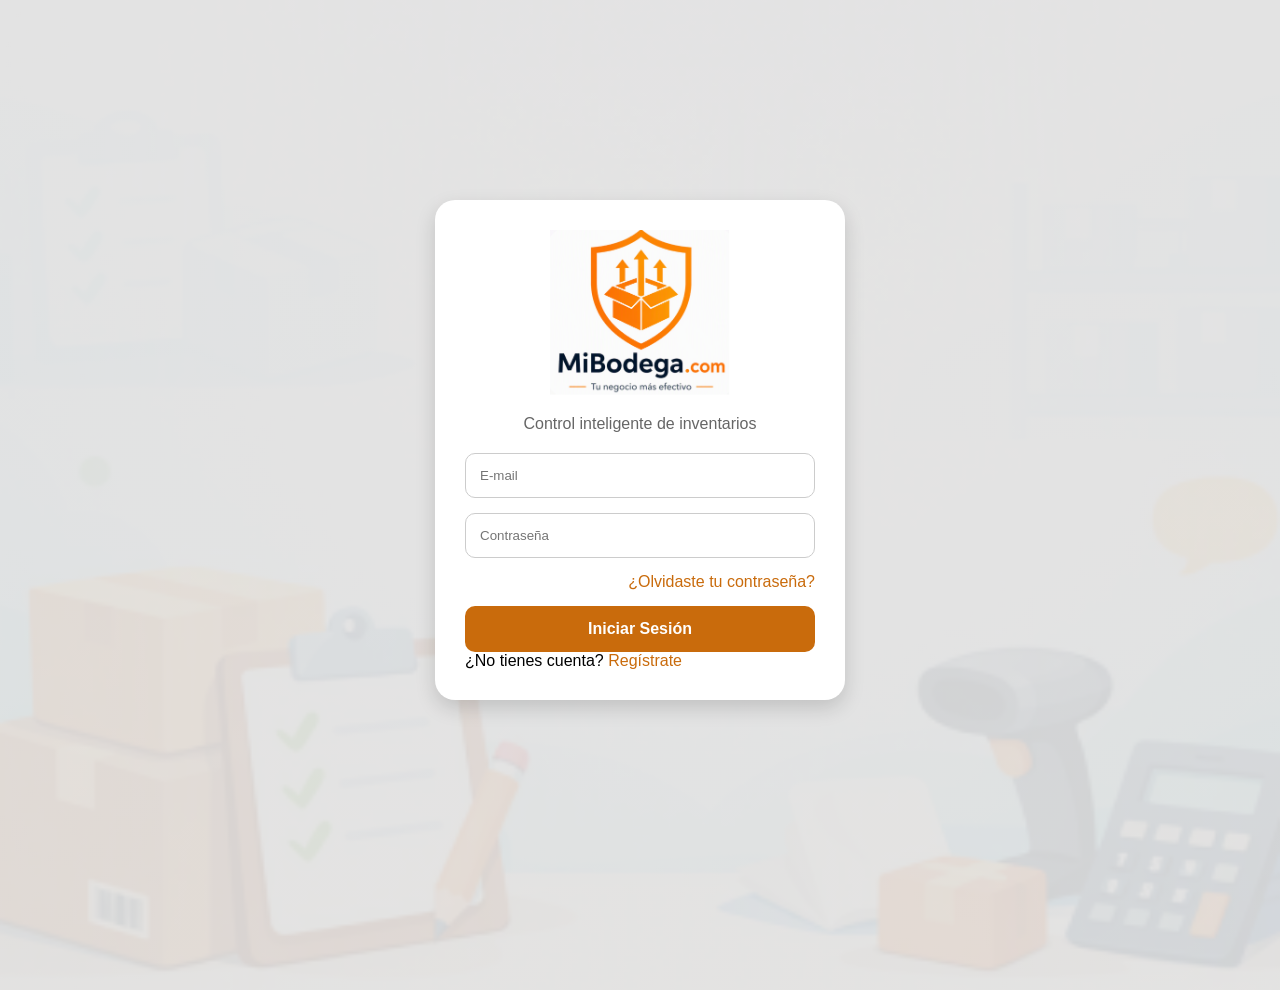
<file: mibodega/mibodega/mibodega/index.html>
<!DOCTYPE html>
<html lang="es">

<head>
    <meta charset="UTF-8">
    <meta name="viewport" content="width=device-width, initial-scale=1.0">
    <title>MiBodega.com</title>

    <link rel="stylesheet" href="css/style.css">
</head>

<body>

    <div class="login-container">

    <div class="form-card">

        <img
            src="assets/logo.png"
            alt="Logo MiBodega"
            class="logo">

      

            <p class="subtitle">
                Control inteligente de inventarios
            </p>

        <form id="loginForm">

    <input
        type="email"
        placeholder="E-mail"
        required>

    <input
        type="password"
        placeholder="Contraseña"
        required>

    <a href="recuperar.html" class="forgot-password">
        ¿Olvidaste tu contraseña?
    </a>

    <button type="submit">
        Iniciar Sesión
    </button>

</form>

        <p>
            ¿No tienes cuenta?
            <a href="registro.html">Regístrate</a>
        </p>

    </div>

</div>

    <script src="js/auth.js"></script>

</body>

</html>
</file>
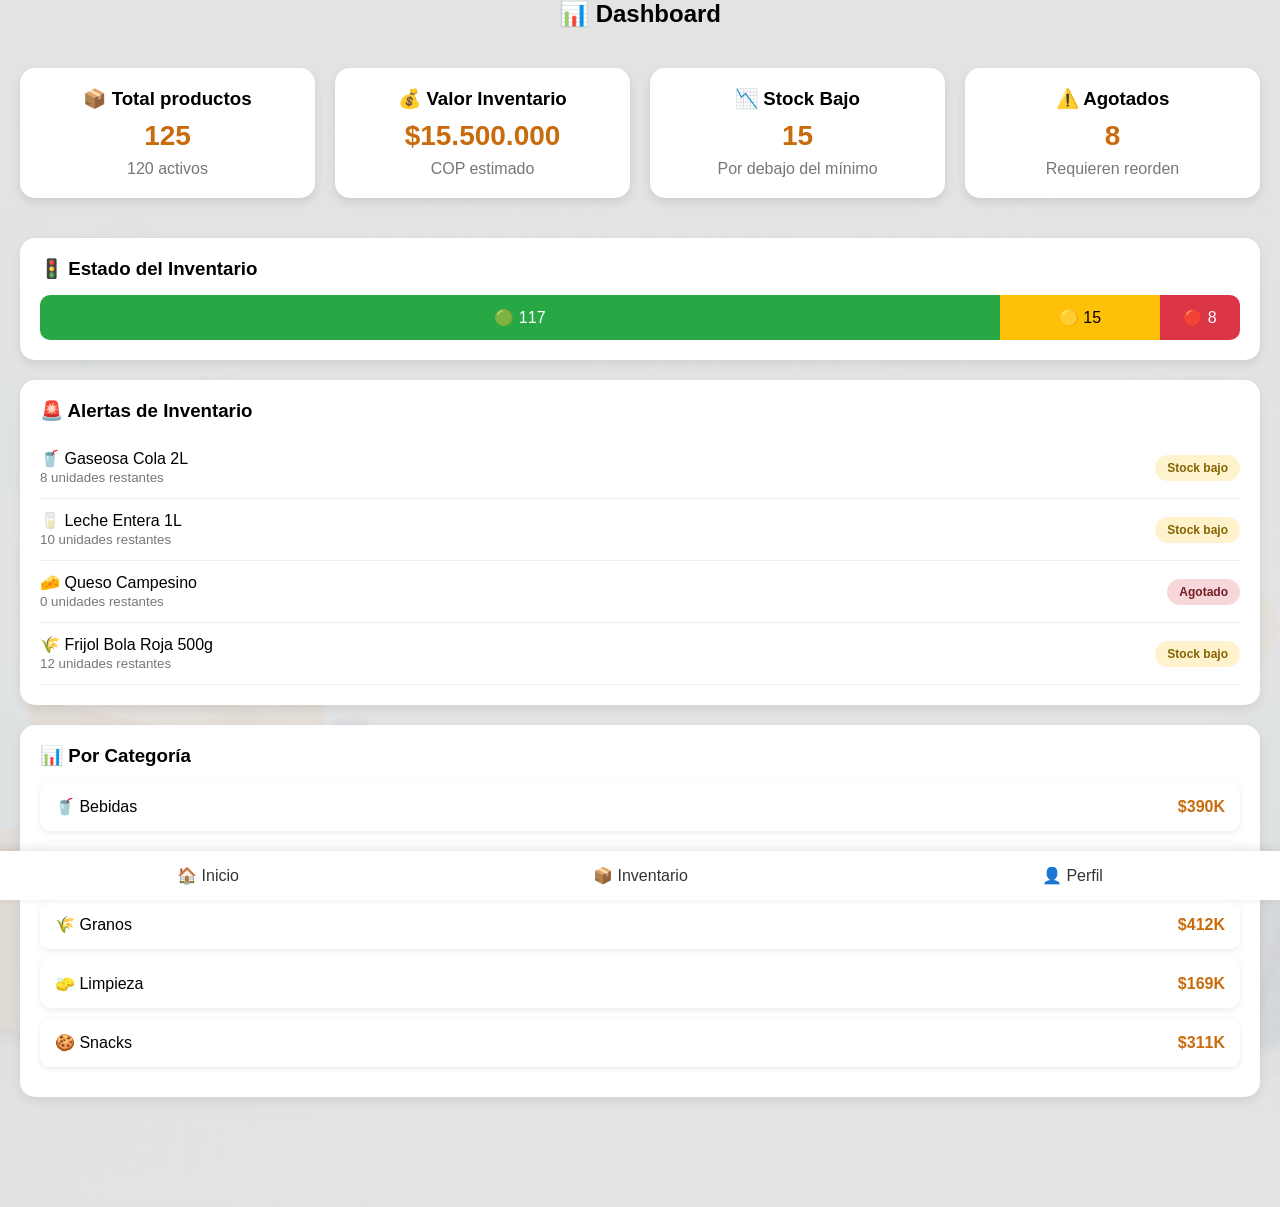
<file: mibodega/mibodega/mibodega/dashboard.html>
<!DOCTYPE html>
<html lang="es">

<head>
    <meta charset="UTF-8">
    <meta name="viewport" content="width=device-width, initial-scale=1.0">
    <title>Dashboard | MiBodega</title>

    <link rel="stylesheet" href="css/style.css">
</head>

<body>

    <h2>📊 Dashboard</h2>

    <!-- TARJETAS PRINCIPALES -->

    <div class="dashboard">

        <div class="card">
            <h3>📦 Total productos</h3>
            <span>125</span>
            <p>120 activos</p>
        </div>

        <div class="card">
            <h3>💰 Valor Inventario</h3>
            <span>$15.500.000</span>
            <p>COP estimado</p>
        </div>

        <div class="card">
            <h3>📉 Stock Bajo</h3>
            <span>15</span>
            <p>Por debajo del mínimo</p>
        </div>

        <div class="card">
            <h3>⚠️ Agotados</h3>
            <span>8</span>
            <p>Requieren reorden</p>
        </div>

    </div>

    <!-- SEMÁFORO -->

    <div class="dashboard-chart">

        <h3>🚦 Estado del Inventario</h3>

        <div class="barra">

            <div class="verde">
                🟢 117
            </div>

            <div class="amarillo">
                🟡 15
            </div>

            <div class="rojo">
                🔴 8
            </div>

        </div>

    </div>

    <!-- ALERTAS -->

    <div class="dashboard-chart">

        <h3>🚨 Alertas de Inventario</h3>

        <ul class="alert-list">

            <li>
                <div>
                    🥤 Gaseosa Cola 2L
                    <br>
                    <small>8 unidades restantes</small>
                </div>

                <span class="badge-warning">
                    Stock bajo
                </span>
            </li>

            <li>
                <div>
                    🥛 Leche Entera 1L
                    <br>
                    <small>10 unidades restantes</small>
                </div>

                <span class="badge-warning">
                    Stock bajo
                </span>
            </li>

            <li>
                <div>
                    🧀 Queso Campesino
                    <br>
                    <small>0 unidades restantes</small>
                </div>

                <span class="badge-danger">
                    Agotado
                </span>
            </li>

            <li>
                <div>
                    🌾 Frijol Bola Roja 500g
                    <br>
                    <small>12 unidades restantes</small>
                </div>

                <span class="badge-warning">
                    Stock bajo
                </span>
            </li>

        </ul>

    </div>

    <!-- CATEGORÍAS -->

    <div class="dashboard-chart">

        <h3>📊 Por Categoría</h3>

        <ul class="category-list">

            <li>
                <span>🥤 Bebidas</span>
                <strong>$390K</strong>
            </li>

            <li>
                <span>🥛 Lácteos</span>
                <strong>$80K</strong>
            </li>

            <li>
                <span>🌾 Granos</span>
                <strong>$412K</strong>
            </li>

            <li>
                <span>🧽 Limpieza</span>
                <strong>$169K</strong>
            </li>

            <li>
                <span>🍪 Snacks</span>
                <strong>$311K</strong>
            </li>

        </ul>

    </div>

    <!-- MENÚ -->

    <nav class="bottom-nav">

        <a href="dashboard.html">
            🏠 Inicio
        </a>

        <a href="inventario.html">
            📦 Inventario
        </a>

        <a href="perfil.html">
            👤 Perfil
        </a>

    </nav>

    <script src="js/app.js"></script>

</body>

</html>
</file>
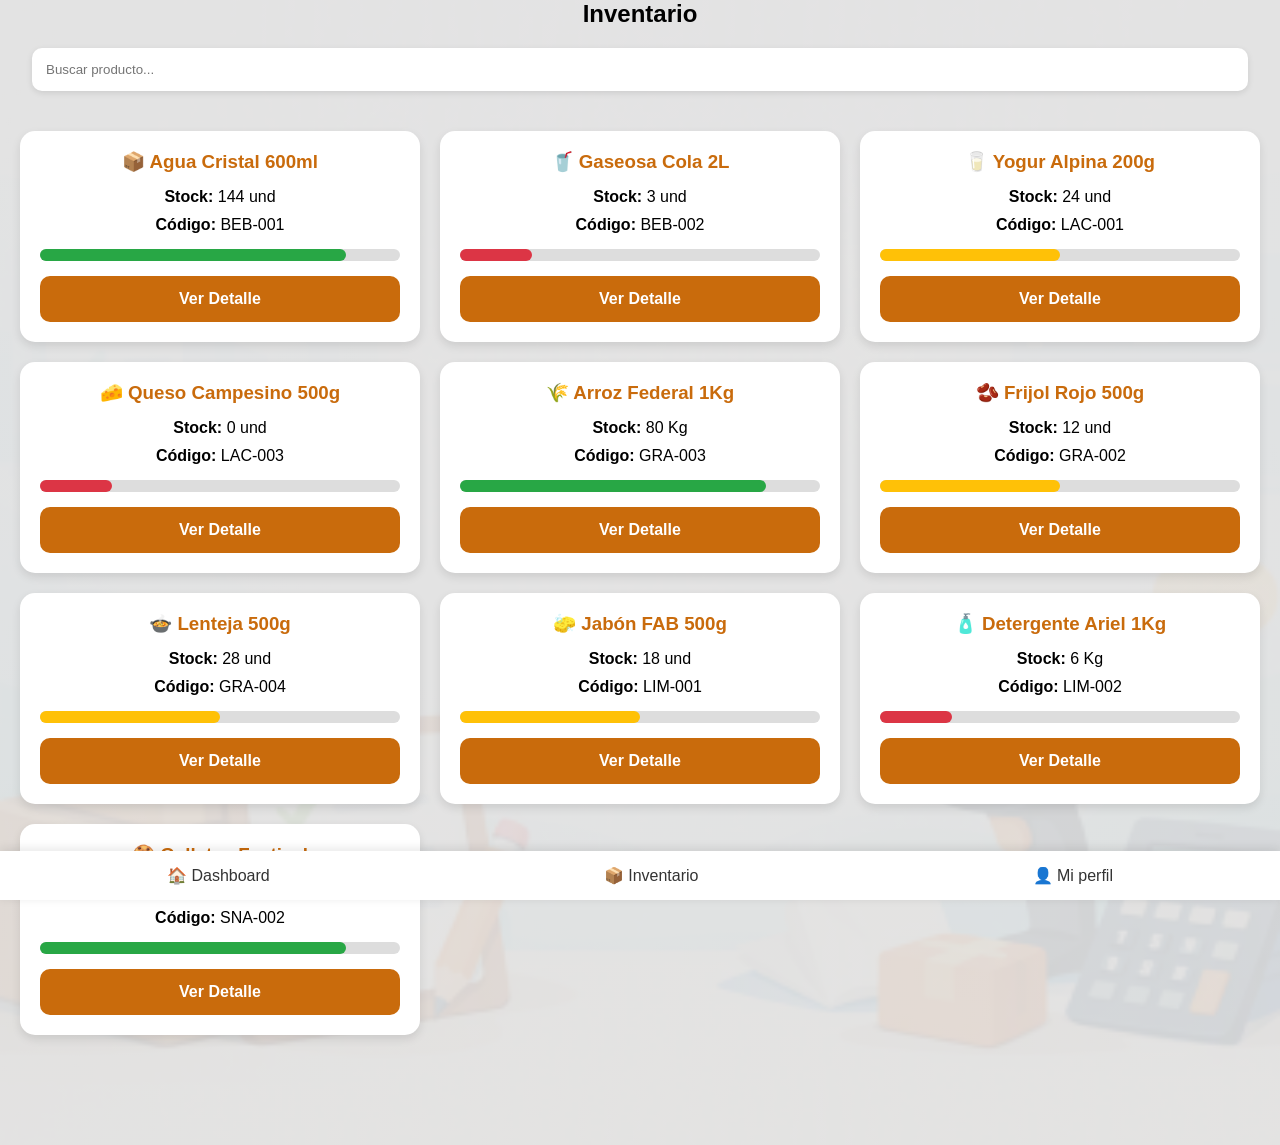
<file: mibodega/mibodega/mibodega/inventario.html>
<!DOCTYPE html>
<html lang="es">

<head>
    <meta charset="UTF-8">
    <meta name="viewport" content="width=device-width, initial-scale=1.0">
    <title>Inventario | MiBodega</title>

    <link rel="stylesheet" href="css/style.css">
</head>

<body>

    <h2>Inventario</h2>

    <input
        class="search"
        type="text"
        placeholder="Buscar producto..."
    >

    <div class="inventory-grid">

    <div class="inventory-card">
        <h3>📦 Agua Cristal 600ml</h3>
        <p><strong>Stock:</strong> 144 und</p>
        <p><strong>Código:</strong> BEB-001</p>

        <div class="stock-bar">
            <div class="stock-level nivel-alto"></div>
        </div>

        
        <button onclick="location.href='producto.html'">
            Ver Detalle
        </button>
    </div>

    <div class="inventory-card">
        <h3>🥤 Gaseosa Cola 2L</h3>
        <p><strong>Stock:</strong> 3 und</p>
        <p><strong>Código:</strong> BEB-002</p>

        <div class="stock-bar">
            <div class="stock-level nivel-bajo"></div>
        </div>

        <button onclick="location.href='producto.html'">
            Ver Detalle
        </button>
    </div>

    <div class="inventory-card">
        <h3>🥛 Yogur Alpina 200g</h3>
        <p><strong>Stock:</strong> 24 und</p>
        <p><strong>Código:</strong> LAC-001</p>

        <div class="stock-bar">
            <div class="stock-level nivel-medio"></div>
        </div>

        <button onclick="location.href='producto.html'">
            Ver Detalle
        </button>
    </div>

    <div class="inventory-card">
        <h3>🧀 Queso Campesino 500g</h3>
        <p><strong>Stock:</strong> 0 und</p>
        <p><strong>Código:</strong> LAC-003</p>

        <div class="stock-bar">
            <div class="stock-level nivel-bajo"></div>
        </div>

        <button onclick="location.href='producto.html'">
            Ver Detalle
        </button>
    </div>

    <div class="inventory-card">
        <h3>🌾 Arroz Federal 1Kg</h3>
        <p><strong>Stock:</strong> 80 Kg</p>
        <p><strong>Código:</strong> GRA-003</p>

        <div class="stock-bar">
            <div class="stock-level nivel-alto"></div>
        </div>

        <button onclick="location.href='producto.html'">
            Ver Detalle
        </button>
    </div>

    <div class="inventory-card">
        <h3>🫘 Frijol Rojo 500g</h3>
        <p><strong>Stock:</strong> 12 und</p>
        <p><strong>Código:</strong> GRA-002</p>

        <div class="stock-bar">
            <div class="stock-level nivel-medio"></div>
        </div>

        <button onclick="location.href='producto.html'">
            Ver Detalle
        </button>
    </div>

    <div class="inventory-card">
        <h3>🍲 Lenteja 500g</h3>
        <p><strong>Stock:</strong> 28 und</p>
        <p><strong>Código:</strong> GRA-004</p>

        <div class="stock-bar">
            <div class="stock-level nivel-medio"></div>
        </div>

        <button onclick="location.href='producto.html'">
            Ver Detalle
        </button>
    </div>

    <div class="inventory-card">
        <h3>🧽 Jabón FAB 500g</h3>
        <p><strong>Stock:</strong> 18 und</p>
        <p><strong>Código:</strong> LIM-001</p>

        <div class="stock-bar">
            <div class="stock-level nivel-medio"></div>
        </div>

        <button onclick="location.href='producto.html'">
            Ver Detalle
        </button>
    </div>

    <div class="inventory-card">
        <h3>🧴 Detergente Ariel 1Kg</h3>
        <p><strong>Stock:</strong> 6 Kg</p>
        <p><strong>Código:</strong> LIM-002</p>

        <div class="stock-bar">
            <div class="stock-level nivel-bajo"></div>
        </div>

        <button onclick="location.href='producto.html'">
            Ver Detalle
        </button>
    </div>

    <div class="inventory-card">
        <h3>🍪 Galletas Festival</h3>
        <p><strong>Stock:</strong> 48 und</p>
        <p><strong>Código:</strong> SNA-002</p>

        <div class="stock-bar">
            <div class="stock-level nivel-alto"></div>
        </div>

        <button onclick="location.href='producto.html'">
            Ver Detalle
        </button>
    </div>

</div>

    <nav class="bottom-nav">

        <a href="dashboard.html">
            🏠 Dashboard
        </a>

        <a href="inventario.html">
            📦 Inventario
        </a>

        <a href="perfil.html">
            👤 Mi perfil
        </a>

    </nav>

    <script src="js/app.js"></script>

</body>

</html>
</file>
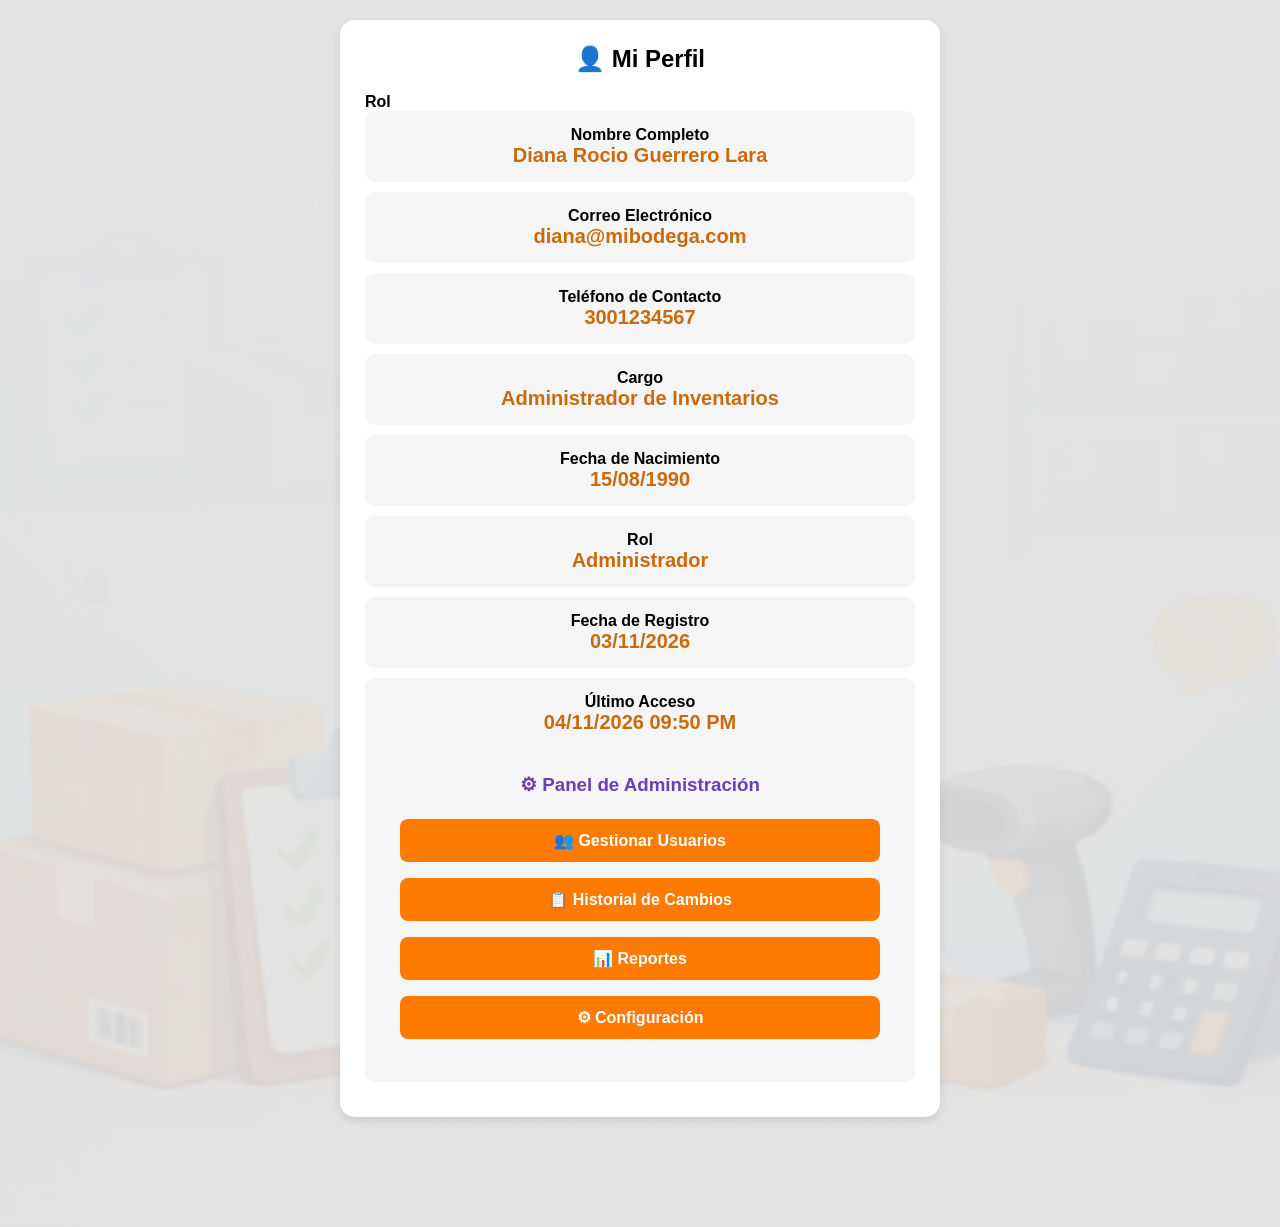
<file: mibodega/mibodega/mibodega/perfil.html>
<!DOCTYPE html>
<html lang="es">

<head>
    <meta charset="UTF-8">
    <meta name="viewport" content="width=device-width, initial-scale=1.0">
    <title>Mi Perfil | MiBodega</title>

    <link rel="stylesheet" href="css/style.css">
</head>

<body>

    <div class="profile-card">

        <h2>👤 Mi Perfil</h2>
        <div class="dato-card">
            <h4>Rol</h4>
            <p id="rolPerfil"></p>
        </div>
        <div class="info-box">
            <h4>Nombre Completo</h4>
            <span id="nombreUsuario">
                Diana Rocio Guerrero Lara
            </span>
        </div>

        <div class="info-box">
            <h4>Correo Electrónico</h4>
            <span id="correoUsuario">
                diana@mibodega.com
            </span>
        </div>

        <div class="info-box">
            <h4>Teléfono de Contacto</h4>
            <span id="telefonoUsuario">
                3001234567
            </span>
        </div>

        <div class="info-box">
            <h4>Cargo</h4>
            <span id="cargoUsuario">
                Administrador de Inventarios
            </span>
        </div>

        <div class="info-box">
            <h4>Fecha de Nacimiento</h4>
            <span id="fechaNacimiento">
                15/08/1990
            </span>
        </div>

        <div class="info-box">
            <h4>Rol</h4>
            <span id="rolUsuario">
                Administrador
            </span>
        </div>

        <div class="info-box">
            <h4>Fecha de Registro</h4>
            <span id="fechaRegistro">
                03/11/2026
            </span>
        </div>

        <div class="info-box">
            <h4>Último Acceso</h4>
            <span id="ultimoAcceso">
                04/11/2026 09:50 PM
            </span>
        <div id="panelAdmin" class="admin-panel">

    <h3>⚙ Panel de Administración</h3>

    <button onclick="window.location.href='usuarios.html'">
        👥 Gestionar Usuarios
    </button>

    <button onclick="window.location.href='historial.html'">
        📋 Historial de Cambios
    </button>

    <button onclick="window.location.href='reportes.html'">
        📊 Reportes
    </button>

    <button onclick="window.location.href='configuracion.html'">
        ⚙ Configuración
    </button>

</div>
</file>
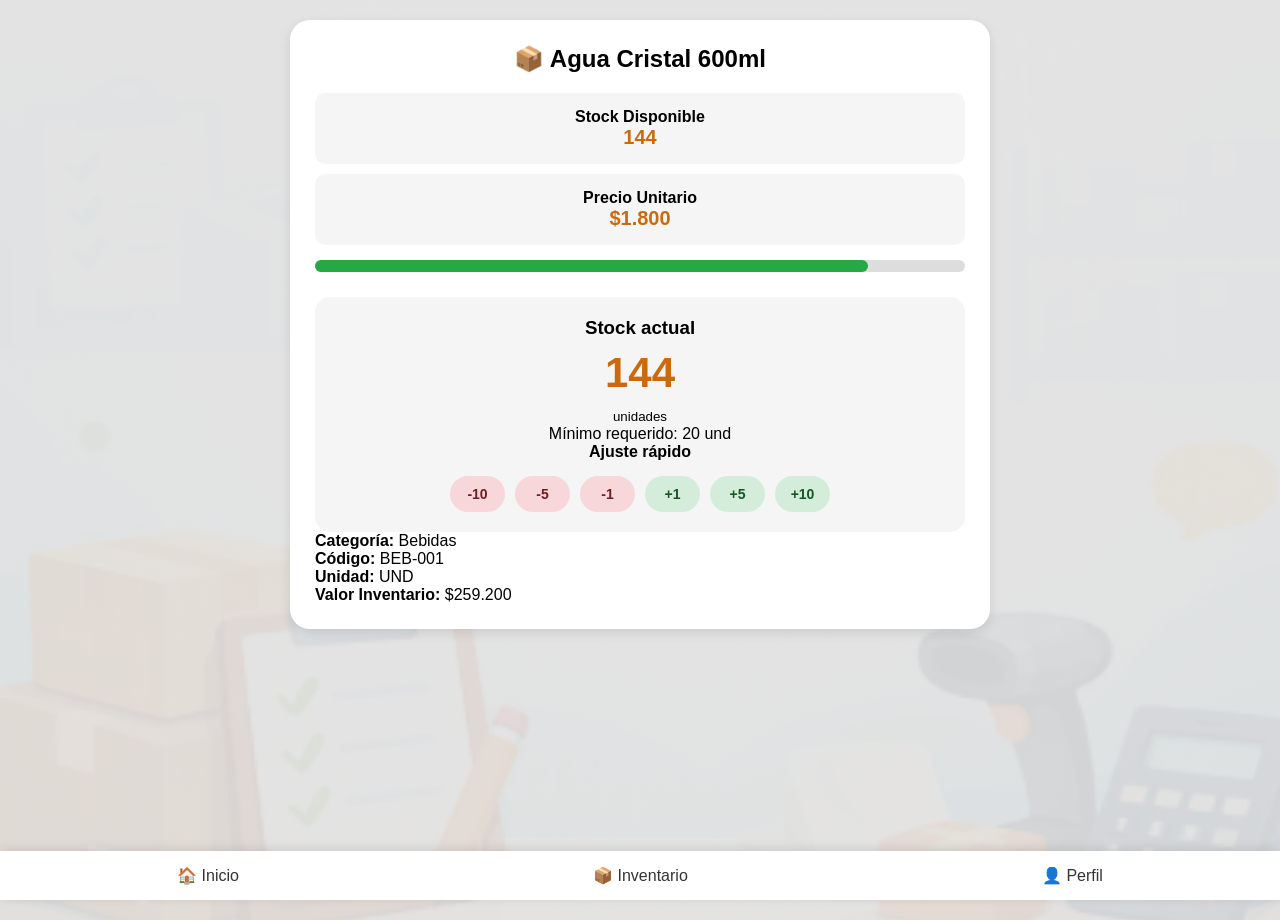
<file: mibodega/mibodega/mibodega/producto.html>
<!DOCTYPE html>
<html lang="es">

<head>
    <meta charset="UTF-8">
    <meta name="viewport" content="width=device-width, initial-scale=1.0">
    <title>Detalle Producto | MiBodega</title>

    <link rel="stylesheet" href="css/style.css">
</head>

<body>

    <div class="product-card">

        <h2>📦 Agua Cristal 600ml</h2>

        <div class="stock-info">

            <div class="info-box">
                <h4>Stock Disponible</h4>
                <span id="stockActual">144</span>
            </div>

            <div class="info-box">
                <h4>Precio Unitario</h4>
                <span>$1.800</span>
            </div>

        </div>

        <div class="stock-bar">
            <div class="stock-level nivel-alto"></div>
        </div>

        <!-- AJUSTE RAPIDO -->

        <div class="stock-control">

            <h3>Stock actual</h3>

            <span class="stock-value" id="stockNumero">
                144
            </span>

            <small>unidades</small>

            <p class="stock-minimo">
                Mínimo requerido: 20 und
            </p>

            <h4>Ajuste rápido</h4>

            <div class="quick-actions">

                <button type="button" onclick="actualizarStock(-10)">
                    -10
                </button>

                <button type="button" onclick="actualizarStock(-5)">
                    -5
                </button>

                <button type="button" onclick="actualizarStock(-1)">
                    -1
                </button>

                <button type="button" onclick="actualizarStock(1)">
                    +1
                </button>

                <button type="button" onclick="actualizarStock(5)">
                    +5
                </button>

                <button type="button" onclick="actualizarStock(10)">
                    +10
                </button>

            </div>

        </div>

        <div class="details">

            <p><strong>Categoría:</strong> Bebidas</p>

            <p><strong>Código:</strong> BEB-001</p>

            <p><strong>Unidad:</strong> UND</p>

            <p><strong>Valor Inventario:</strong> $259.200</p>

        </div>

    </div>

    <nav class="bottom-nav">

        <a href="dashboard.html">
            🏠 Inicio
        </a>

        <a href="inventario.html">
            📦 Inventario
        </a>

        <a href="perfil.html">
            👤 Perfil
        </a>

    </nav>

    <script src="js/app.js"></script>

</body>

</html>
</file>
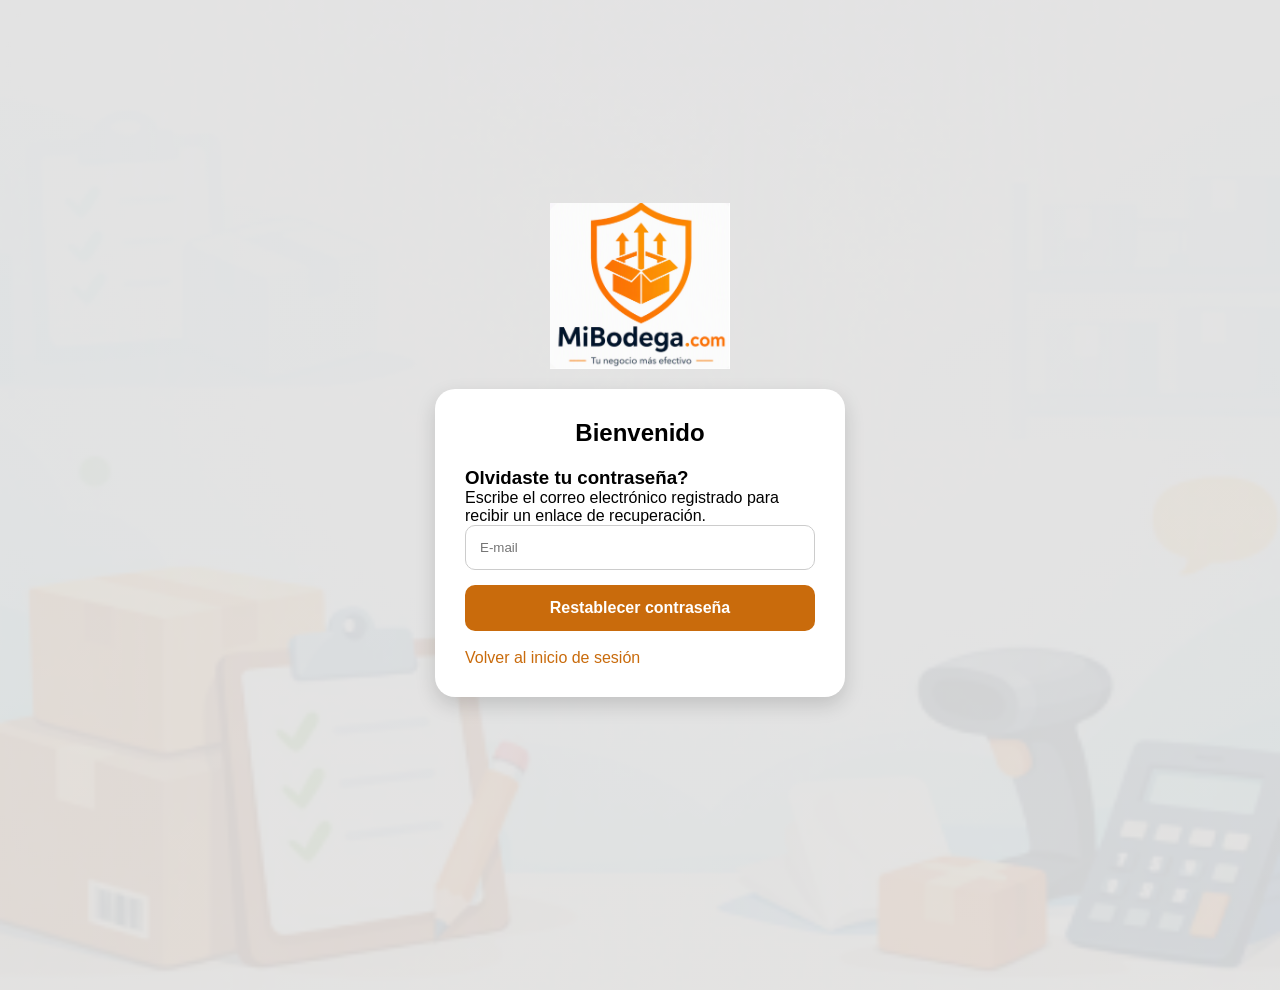
<file: mibodega/mibodega/mibodega/recuperar.html>
<!DOCTYPE html>
<html lang="es">

<head>
    <meta charset="UTF-8">
    <meta name="viewport" content="width=device-width, initial-scale=1.0">
    <title>Recuperar contraseña</title>

    <link rel="stylesheet" href="css/style.css">
</head>

<body>

    <div class="login-container">

        <img
            src="assets/logo.png"
            alt="Mi Bodega"
            class="logo">

        <div class="form-card">

            <h2>Bienvenido</h2>

            <h3>Olvidaste tu contraseña?</h3>

            <p class="description">
                Escribe el correo electrónico registrado
                para recibir un enlace de recuperación.
            </p>

            <form id="recoveryForm">

                <input
                    type="email"
                    id="email"
                    placeholder="E-mail"
                    required>

                <button type="submit">
                    Restablecer contraseña
                </button>

            </form>

            <div id="mensaje"></div>

            <br>

            <a href="index.html" class="link">
                Volver al inicio de sesión
            </a>

        </div>

    </div>

    <script src="js/recuperar.js"></script>

</body>

</html>
</file>
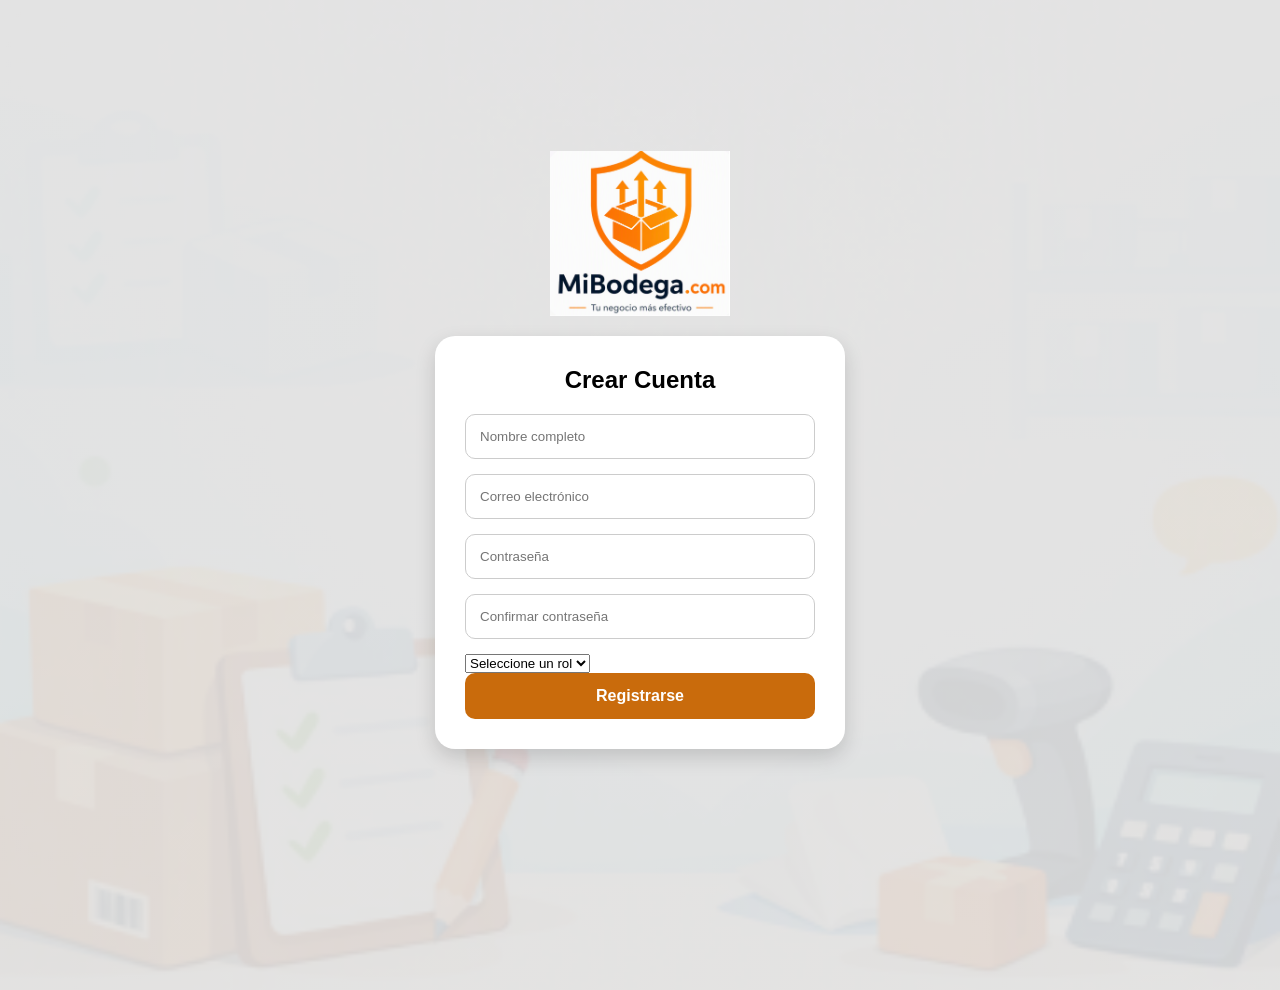
<file: mibodega/mibodega/mibodega/registro.html>
<!DOCTYPE html>
<html lang="es">

<head>
    <meta charset="UTF-8">
    <meta name="viewport" content="width=device-width, initial-scale=1.0">
    <title>Registro - MiBodega</title>

    <link rel="stylesheet" href="css/style.css">
</head>

<body>

    <div class="login-container">

        <img
            src="assets/logo.png"
            alt="Logo MiBodega"
            class="logo">

        <div class="form-card">

            <h2>Crear Cuenta</h2>

            <form id="registroForm">

    <input
        type="text"
        id="nombre"
        placeholder="Nombre completo"
        required>

    <input
        type="email"
        id="email"
        placeholder="Correo electrónico"
        required>

    <input
        type="password"
        id="password"
        placeholder="Contraseña"
        required>

    <input
        type="password"
        id="confirmPassword"
        placeholder="Confirmar contraseña"
        required>

    <!-- NUEVO CAMPO ROL -->

    <select id="rol" required>
        <option value="">Seleccione un rol</option>
        <option value="Administrador">Administrador</option>
        <option value="Auxiliar">Auxiliar</option>
    </select>

    <button type="submit">
        Registrarse
    </button>

</form>
</file>
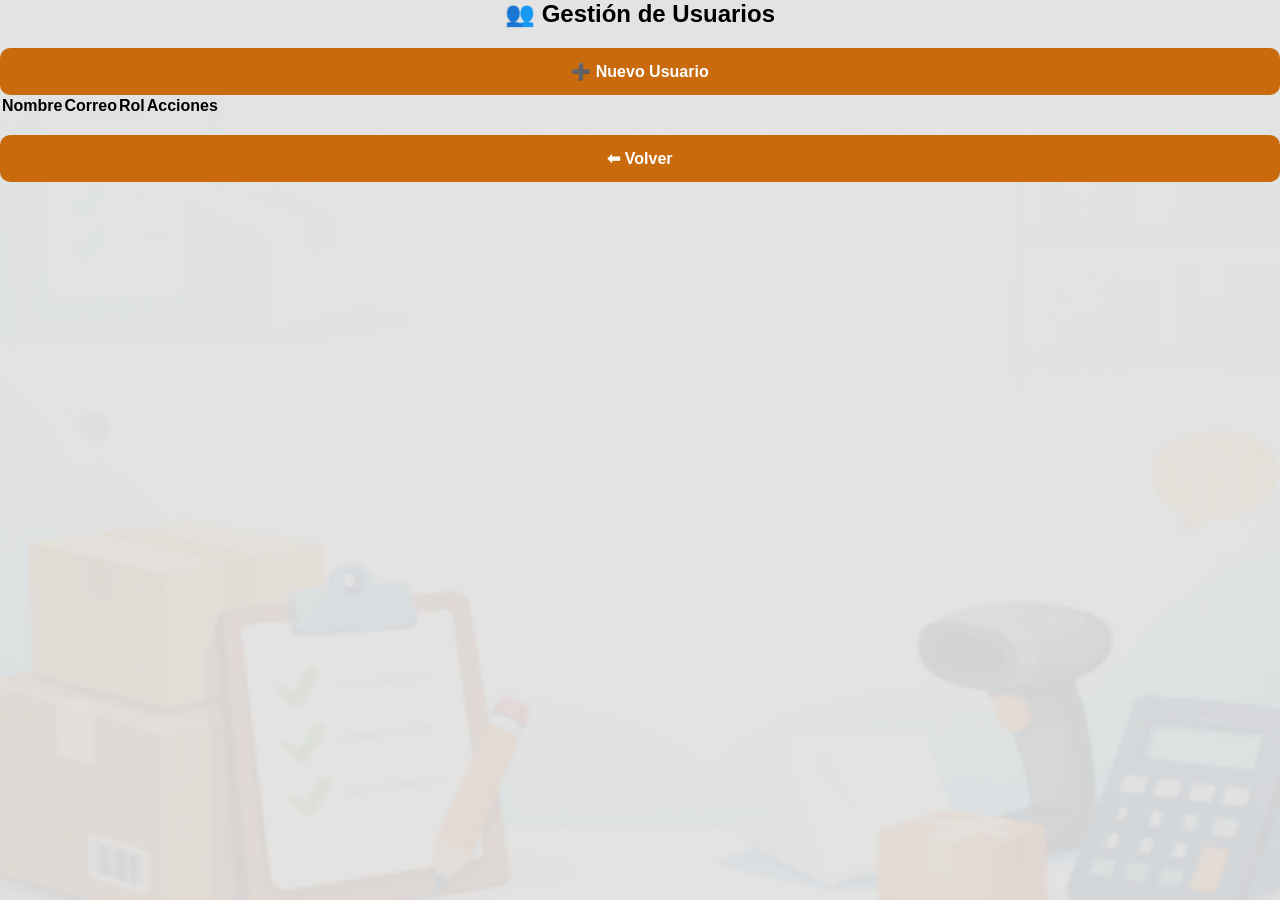
<file: mibodega/mibodega/mibodega/usuarios.html>
<!DOCTYPE html>
<html lang="es">
<head>
    <meta charset="UTF-8">
    <meta name="viewport" content="width=device-width, initial-scale=1.0">
    <title>Gestión de Usuarios</title>
    <link rel="stylesheet" href="css/style.css">
</head>
<body>

    <div class="contenedor-usuarios">

        <h2>👥 Gestión de Usuarios</h2>

        <button id="btnNuevoUsuario">
            ➕ Nuevo Usuario
        </button>

        <table>

            <thead>
                <tr>
                    <th>Nombre</th>
                    <th>Correo</th>
                    <th>Rol</th>
                    <th>Acciones</th>
                </tr>
            </thead>

            <tbody id="tablaUsuarios">

            </tbody>

        </table>

        <br>

        <button onclick="location.href='dashboard.html'">
            ⬅ Volver
        </button>

    </div>

    <script src="js/usuarios.js"></script>

</body>
</html>
</file>
<file: mibodega/mibodega/mibodega/css/style.css>
/* =====================================
   ESTILOS GENERALES
===================================== */

*{
    margin:0;
    padding:0;
    box-sizing:border-box;
    font-family:Arial, Helvetica, sans-serif;
}

body{
    background:
        linear-gradient(
            rgba(255,255,255,0.80),
            rgba(255,255,255,0.80)
        ),
        url('../assets/fondo.png');

    background-size:cover;
    background-position:center;
    background-repeat:no-repeat;

    min-height:100vh;
    padding-bottom:90px;
}

/* =====================================
   LOGIN
===================================== */

.login-container{
    width:100%;
    max-width:450px;

    margin:auto;

    min-height:100vh;

    display:flex;
    flex-direction:column;
    justify-content:center;
    align-items:center;

    padding:20px;
}

.logo{
    width:180px;
    display:block;
    margin:0 auto 20px;
}

.form-card{
    width:100%;

    background:white;

    padding:30px;

    border-radius:20px;

    box-shadow:0 8px 20px rgba(0,0,0,.15);
}

.subtitle{
    text-align:center;
    color:#666;
    margin-bottom:20px;
}

h2{
    text-align:center;
    margin-bottom:20px;
}

input{
    width:100%;

    padding:14px;

    margin-bottom:15px;

    border:1px solid #ccc;
    border-radius:10px;
}

input:focus{
    outline:none;
    border-color:#C96B0C;
}

button{
    width:100%;

    padding:14px;

    border:none;

    border-radius:10px;

    background:#C96B0C;

    color:white;

    font-size:16px;

    font-weight:bold;

    cursor:pointer;

    transition:.3s;
}

button:hover{
    background:#A95605;
}

a{
    color:#C96B0C;
    text-decoration:none;
}

a:hover{
    text-decoration:underline;
}

.forgot-password{
    float:right;
    margin-bottom:15px;
}

/* =====================================
   DASHBOARD
===================================== */

.dashboard{
    display:grid;

    grid-template-columns:
    repeat(auto-fit,minmax(220px,1fr));

    gap:20px;

    padding:20px;
}

.card{

    background:white;

    padding:20px;

    border-radius:15px;

    text-align:center;

    box-shadow:0 4px 10px rgba(0,0,0,.1);
}

.card h3{
    margin-bottom:10px;
}

.card span{

    font-size:28px;

    font-weight:bold;

    color:#C96B0C;
}

.card p{
    margin-top:8px;
    color:#777;
}

/* =====================================
   BLOQUES DASHBOARD
===================================== */

.dashboard-chart{

    background:white;

    margin:20px;

    padding:20px;

    border-radius:15px;

    box-shadow:0 4px 10px rgba(0,0,0,.08);
}

.dashboard-chart h3{
    margin-bottom:15px;
}

/* =====================================
   SEMAFORO INVENTARIO
===================================== */

.barra{

    display:flex;

    height:45px;

    border-radius:10px;

    overflow:hidden;
}

.verde{

    flex:12;

    background:#28a745;

    color:white;

    display:flex;

    justify-content:center;

    align-items:center;
}

.amarillo{

    flex:2;

    background:#ffc107;

    display:flex;

    justify-content:center;

    align-items:center;
}

.rojo{

    flex:1;

    background:#dc3545;

    color:white;

    display:flex;

    justify-content:center;

    align-items:center;
}

/* =====================================
   ALERTAS INVENTARIO
===================================== */

.alert-list{
    list-style:none;
}

.alert-list li{

    display:flex;

    justify-content:space-between;

    align-items:center;

    padding:12px 0;

    border-bottom:1px solid #eee;
}

.alert-list small{
    color:#777;
}

/* =====================================
   BADGES
===================================== */

.badge-warning{

    background:#FFF3CD;

    color:#856404;

    padding:6px 12px;

    border-radius:20px;

    font-size:12px;

    font-weight:bold;
}

.badge-danger{

    background:#F8D7DA;

    color:#721C24;

    padding:6px 12px;

    border-radius:20px;

    font-size:12px;

    font-weight:bold;
}

/* =====================================
   CATEGORIAS
===================================== */

.category-list{
    list-style:none;
}

.category-list li{

    display:flex;

    justify-content:space-between;

    align-items:center;

    padding:15px;

    margin-bottom:10px;

    background:white;

    border-radius:10px;

    box-shadow:0 2px 6px rgba(0,0,0,.08);
}

.category-list strong{
    color:#C96B0C;
}

/* =====================================
   INVENTARIO
===================================== */

.search{

    width:95%;

    display:block;

    margin:20px auto;

    padding:14px;

    border:none;

    border-radius:10px;

    box-shadow:0 2px 6px rgba(0,0,0,.1);
}

.inventory-grid{

    padding:20px;

    display:grid;

    grid-template-columns:
    repeat(auto-fit,minmax(300px,1fr));

    gap:20px;
}

.inventory-card{

    background:white;

    padding:20px;

    border-radius:15px;

    text-align:center;

    box-shadow:0 4px 10px rgba(0,0,0,.1);

    transition:.3s;
}

.inventory-card:hover{

    transform:translateY(-4px);
}

.inventory-card h3{

    color:#C96B0C;

    margin-bottom:15px;
}

.inventory-card p{

    margin-bottom:10px;
}

/* =====================================
   PRODUCTO
===================================== */

.product-card{

    max-width:700px;

    margin:20px auto;

    background:white;

    padding:25px;

    border-radius:20px;

    box-shadow:0 4px 12px rgba(0,0,0,.1);
}

.stock-bar{

    width:100%;

    height:12px;

    background:#ddd;

    border-radius:10px;

    margin:15px 0;
}

.stock-level{

    height:100%;

    border-radius:10px;
}

.nivel-alto{
    width:85%;
    background:#28a745;
}

.nivel-medio{
    width:50%;
    background:#ffc107;
}

.nivel-bajo{
    width:20%;
    background:#dc3545;
}

.info-box{

    background:#f5f5f5;

    padding:15px;

    border-radius:10px;

    margin-bottom:10px;

    text-align:center;
}

.info-box span{

    color:#C96B0C;

    font-size:20px;

    font-weight:bold;
}

/* =====================================
   PERFIL
===================================== */

.profile-card{

    max-width:600px;

    margin:20px auto;

    background:white;

    padding:25px;

    border-radius:15px;

    box-shadow:0 4px 10px rgba(0,0,0,.1);
}

/* =====================================
   MENU INFERIOR
===================================== */

.bottom-nav{

    position:fixed;

    bottom:0;

    left:0;

    width:100%;

    background:white;

    display:flex;

    justify-content:space-around;

    align-items:center;

    padding:15px 0;

    box-shadow:0 -2px 10px rgba(0,0,0,.1);
}

.bottom-nav a{

    text-decoration:none;

    color:#333;

    font-size:16px;

    text-align:center;
}

.bottom-nav a:hover{

    color:#C96B0C;
}

/* =====================================
   RESPONSIVE
===================================== */

@media(max-width:768px){

    .dashboard{
        grid-template-columns:1fr;
    }

    .logo{
        width:140px;
    }

    .form-card{
        padding:20px;
    }

    .barra{
        font-size:12px;
    }
}

button{
    width:100%;
}

.quick-actions{

    display:flex;

    justify-content:center;

    align-items:center;

    flex-wrap:wrap;

    gap:10px;

    margin-top:15px;
}

.quick-actions button{

    width:auto;

    min-width:55px;

    padding:10px 12px;

    border-radius:25px;

    font-size:14px;

    font-weight:bold;
}

/* restar */

.quick-actions button:nth-child(1),
.quick-actions button:nth-child(2),
.quick-actions button:nth-child(3){

    background:#f8d7da;

    color:#721c24;
}

/* sumar */

.quick-actions button:nth-child(4),
.quick-actions button:nth-child(5),
.quick-actions button:nth-child(6){

    background:#d4edda;

    color:#155724;
}

.stock-control{

    margin-top:25px;

    background:#f5f5f5;

    padding:20px;

    border-radius:15px;

    text-align:center;
}
.stock-value{

    display:block;

    font-size:42px;

    font-weight:bold;

    color:#C96B0C;

    margin:10px 0;
}

.admin-panel{
    margin-top:20px;
    padding:20px;
    border-radius:12px;
    background:#f5f5f5;
}

.admin-panel h3{
    color:#6c3eb8;
    margin-bottom:15px;
    text-align:center;
}

.admin-panel button{
    width:100%;
    margin:8px 0;
    padding:12px;
    border:none;
    border-radius:8px;
    background:#ff7a00;
    color:#fff;
    font-weight:bold;
    cursor:pointer;
}

.admin-panel button:hover{
    background:#e66c00;
}
</file>
